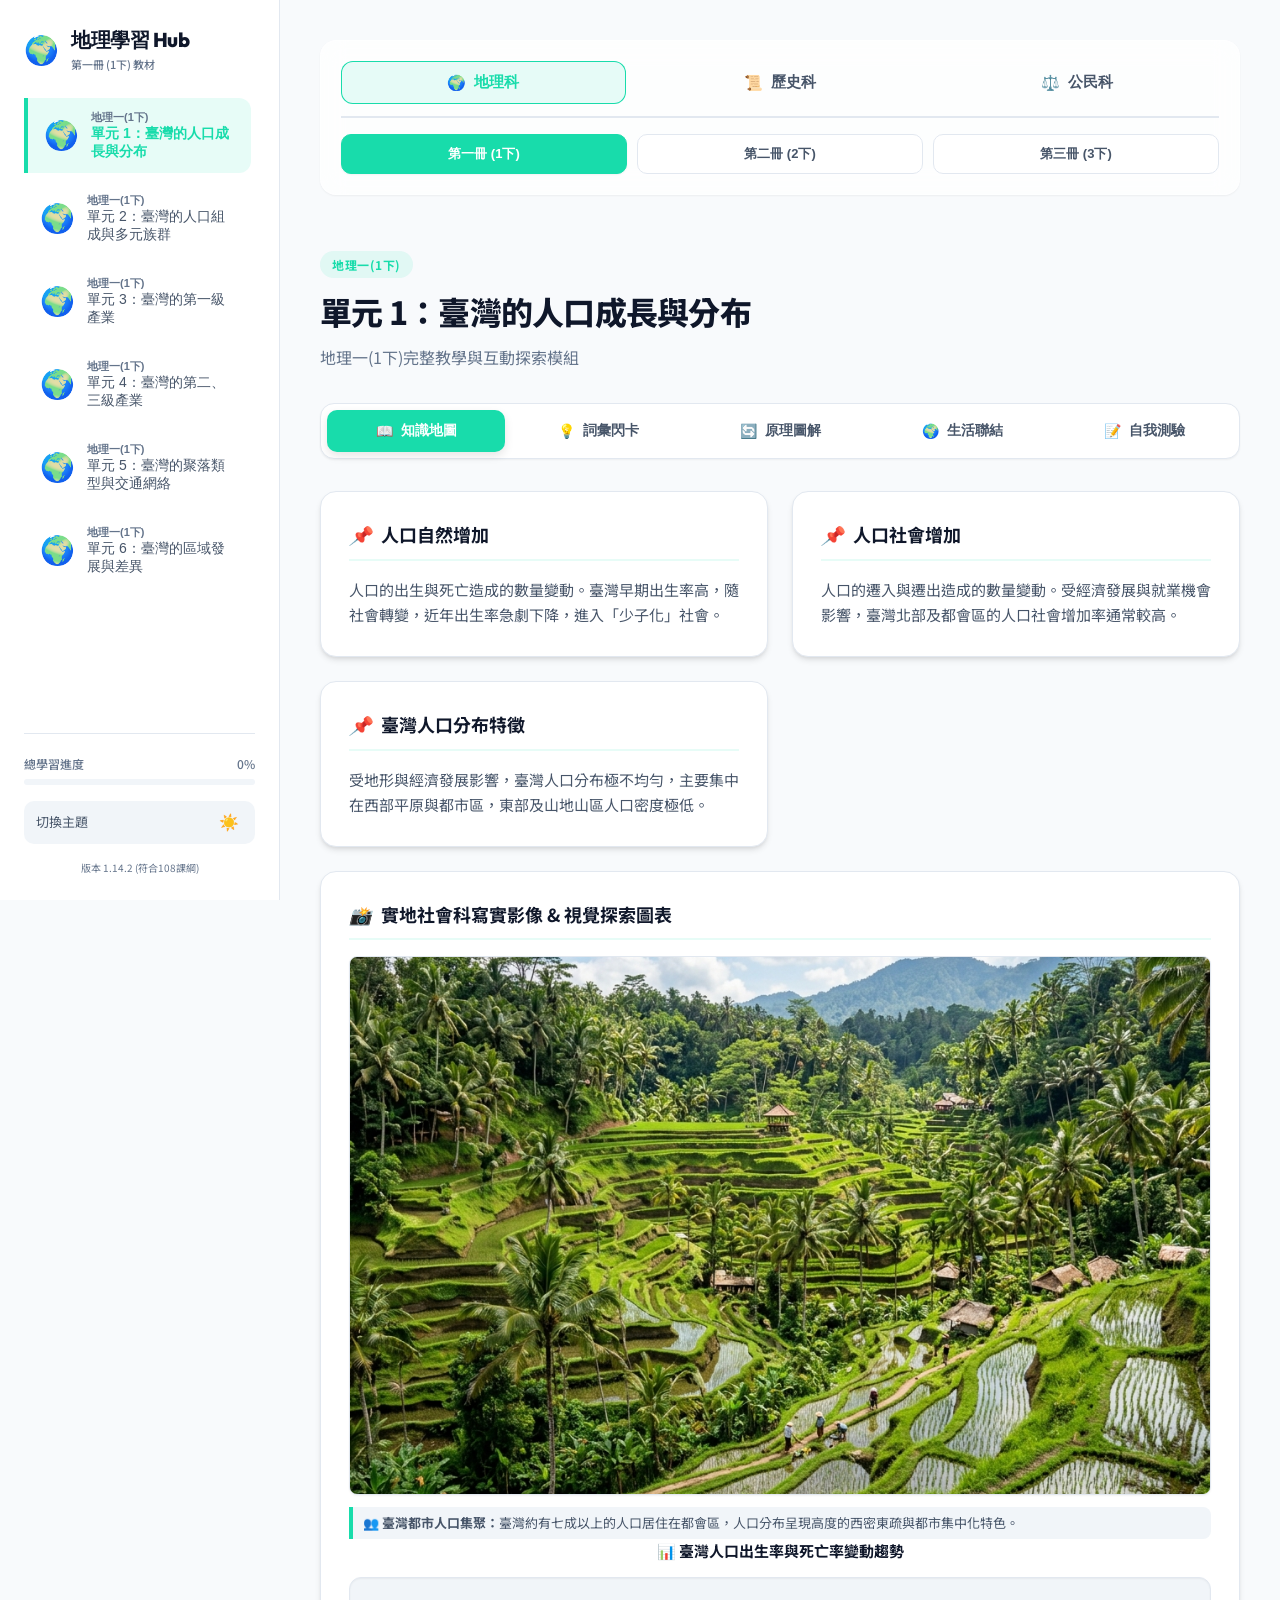
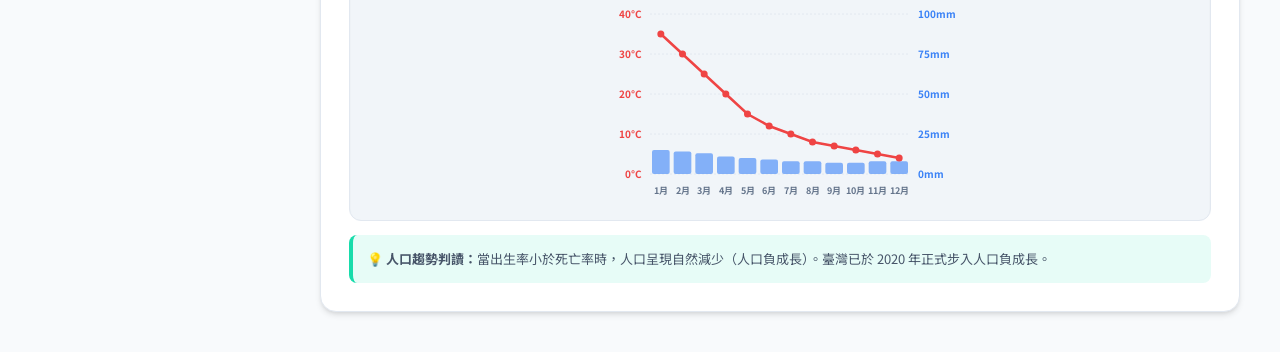
<file: 地理學習網站/index.html>
<!DOCTYPE html>
<html lang="zh-Hant">
<head>
    <meta charset="UTF-8">
    <meta name="viewport" content="width=device-width, initial-scale=1.0">
    <title>國中地理二下互動學習網站 - 全冊輕鬆懂</title>
    <!-- SEO Meta Tags -->
    <meta name="description" content="專為國中二年級學生設計的地理二下互動學習平台，涵蓋東南亞、南亞、西亞與北非、漠南非洲等六大主題。透過互動原理圖解、關鍵詞閃卡、地理時事聯結與自我小測驗，讓地理變得簡單好懂！">
    <meta name="author" content="Antigravity Educator">
    <!-- Style Sheet -->
    <link rel="stylesheet" href="style.css">
</head>
<body>
    <div class="app-container">
        <!-- Sidebar Navigation -->
        <aside class="sidebar">
            <div class="logo-section">
                <span class="logo-icon" id="logo-icon-id">📚</span>
                <div class="logo-text">
                    <h1 id="logo-title">社會科學習 Hub</h1>
                    <p id="logo-subtitle">九合一線上學習門戶</p>
                </div>
            </div>
            
            <nav style="flex-grow: 1; overflow-y: auto;">
                <ul class="nav-list" id="chapters-nav-list">
                    <!-- Nav items loaded dynamically by app.js -->
                </ul>
            </nav>
            
            <div class="sidebar-footer">
                <!-- Overall Progress -->
                <div class="progress-widget">
                    <div class="progress-header">
                        <span>總學習進度</span>
                        <span id="overall-progress-text">0%</span>
                    </div>
                    <div class="progress-bar">
                        <div class="progress-fill" id="overall-progress-fill"></div>
                    </div>
                </div>
                
                <!-- Theme toggle and version -->
                <div class="theme-switch">
                    <span>切換主題</span>
                    <button class="switch-btn" id="theme-toggle-btn">☀️</button>
                </div>
                <div style="font-size: 10px; color: var(--text-muted); text-align: center;">
                    版本 1.14.2 (符合108課綱)
                </div>
            </div>
        </aside>

        <!-- Main Display Content Area -->
        <main class="main-content">
            <!-- Global Subject & Volume Switcher Control Panel -->
            <div class="control-panel">
                <div class="subject-tabs">
                    <button class="subject-tab active" data-subject="geography">
                        <span class="subject-icon">🌍</span> 地理科
                    </button>
                    <button class="subject-tab" data-subject="history">
                        <span class="subject-icon">📜</span> 歷史科
                    </button>
                    <button class="subject-tab" data-subject="civics">
                        <span class="subject-icon">⚖️</span> 公民科
                    </button>
                </div>
                <div class="volume-selector">
                    <button class="vol-btn active" data-volume="vol1">第一冊 (1下)</button>
                    <button class="vol-btn" data-volume="vol2">第二冊 (2下)</button>
                    <button class="vol-btn" data-volume="vol3">第三冊 (3下)</button>
                </div>
            </div>

            <!-- Header section containing active chapter titles -->
            <header class="content-header">
                <span class="chapter-tag" id="header-tag">載入中...</span>
                <h2 class="chapter-title" id="header-title">正在加載課程檔案...</h2>
                <p class="chapter-subtitle" id="header-subtitle">請稍候，系統正在準備學習模組</p>
            </header>

            <!-- Navigation Tabs -->
            <nav class="tabs-nav">
                <button class="tab-btn active" data-tab="map">
                    <span>📖</span> 知識地圖
                </button>
                <button class="tab-btn" data-tab="flashcard">
                    <span>💡</span> 詞彙閃卡
                </button>
                <button class="tab-btn" data-tab="diagram">
                    <span>🔄</span> 原理圖解
                </button>
                <button class="tab-btn" data-tab="lifestyle">
                    <span>🌍</span> 生活聯結
                </button>
                <button class="tab-btn" data-tab="quiz">
                    <span>📝</span> 自我測驗
                </button>
            </nav>

            <!-- TAB PANELS -->
            <!-- 1. Knowledge map panel -->
            <section class="tab-panel active" id="map-panel">
                <div class="concept-grid" id="map-cards-container">
                    <!-- Cards populated by app.js -->
                </div>
            </section>

            <!-- 2. Flashcard panel -->
            <section class="tab-panel" id="flashcard-panel">
                <div class="flashcards-container" id="flashcards-grid-container">
                    <!-- Cards populated by app.js -->
                </div>
            </section>

            <!-- 3. Dynamic Diagram & Climate Explorer panel -->
            <section class="tab-panel" id="diagram-panel">
                <div class="info-card" style="display: flex; flex-direction: column; gap: 20px;">
                    <div class="card-title">
                        <i>🎯</i> 動態地理原理與氣候探索
                    </div>
                    <div class="diagram-stage" id="diagram-stage-container">
                        <!-- Loaded dynamically by app.js based on selected chapter -->
                    </div>
                </div>
            </section>

            <!-- 4. Everyday Geography / Lifestyle panel -->
            <section class="tab-panel" id="lifestyle-panel">
                <div class="lifestyle-grid" id="lifestyle-grid-container">
                    <!-- Loaded dynamically by app.js -->
                </div>
            </section>

            <!-- 5. Interactive Practice Quiz panel -->
            <section class="tab-panel" id="quiz-panel">
                <div class="quiz-container">
                    <div class="quiz-header">
                        <div style="font-weight: 700;">第 <span id="quiz-current-num">1</span> 題 / 共 5 題</div>
                        <div class="quiz-score-display">得分：<span id="quiz-score">0 / 5</span></div>
                    </div>
                    
                    <div class="quiz-question-box" id="quiz-question">
                        載入題目中...
                    </div>
                    
                    <div class="quiz-options" id="quiz-options-container">
                        <!-- Options generated by app.js -->
                    </div>
                    
                    <div class="quiz-explanation-box" id="quiz-explanation" style="display: none;">
                        <div class="explanation-title">
                            <span id="quiz-exp-title">💡 解析小撇步</span>
                        </div>
                        <p id="quiz-explanation-text" style="font-size: 14px; color: var(--text-secondary); line-height: 1.5;">
                            載入解析中...
                        </p>
                    </div>
                    
                    <div class="quiz-footer">
                        <button class="quiz-action-btn" id="quiz-next-btn" disabled>下一題</button>
                    </div>
                </div>
            </section>
        </main>
    </div>

    <!-- Application Script -->
    <script src="data.js"></script>
    <script src="app.js"></script>
</body>
</html>
</file>
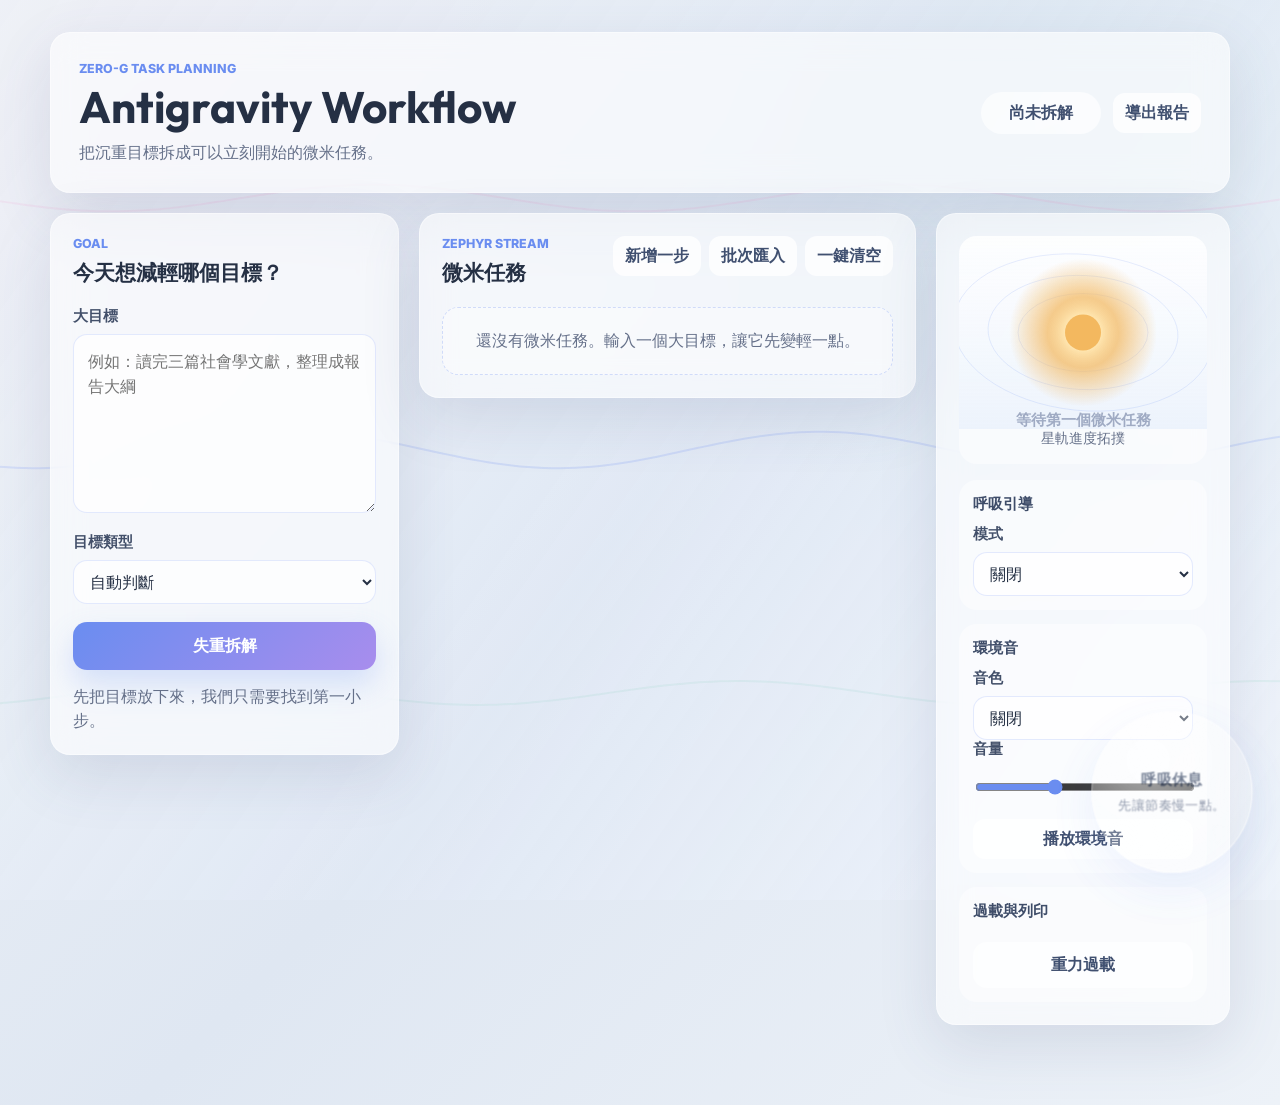
<file: index.html.html>
<!doctype html>
<html lang="zh-Hant">
<head>
  <meta charset="utf-8">
  <meta name="viewport" content="width=device-width, initial-scale=1">
  <title>Antigravity Workflow</title>
  <link rel="preconnect" href="https://fonts.googleapis.com">
  <link rel="preconnect" href="https://fonts.gstatic.com" crossorigin>
  <link href="https://fonts.googleapis.com/css2?family=Inter:wght@400;500;600;700;800&family=Outfit:wght@500;700&display=swap" rel="stylesheet">
  <link rel="stylesheet" href="style.css">
</head>
<body>
  <canvas id="bgCanvas" aria-hidden="true"></canvas>

  <div class="page-shell">
    <main class="app-shell">
      <section class="hero-panel glass-panel">
        <div>
          <p class="eyebrow">Zero-G task planning</p>
          <h1>Antigravity Workflow</h1>
          <p class="subtitle">把沉重目標拆成可以立刻開始的微米任務。</p>
        </div>
        <div class="hero-actions">
          <div class="status-pill" id="taskSummary">尚未拆解</div>
          <button class="secondary-action" id="exportButton" type="button">導出報告</button>
        </div>
      </section>

      <section class="workspace-grid">
        <section class="input-panel glass-panel" aria-labelledby="inputTitle">
          <div class="section-heading">
            <div>
              <p class="eyebrow">Goal</p>
              <h2 id="inputTitle">今天想減輕哪個目標？</h2>
            </div>
          </div>

          <label class="field-label" for="goalInput">大目標</label>
          <textarea id="goalInput" rows="6" placeholder="例如：讀完三篇社會學文獻，整理成報告大綱"></textarea>

          <div class="form-row">
            <label class="field-label" for="categorySelect">目標類型</label>
            <select id="categorySelect">
              <option value="auto">自動判斷</option>
              <option value="academic">學術研究</option>
              <option value="project">專案規劃</option>
              <option value="exam">考試準備</option>
              <option value="admin">生活行政</option>
              <option value="general">通用規劃</option>
            </select>
          </div>

          <button class="primary-action" id="breakdownButton" type="button">失重拆解</button>
          <p class="gentle-copy" id="feedbackText">先把目標放下來，我們只需要找到第一小步。</p>
        </section>

        <section class="task-panel glass-panel" aria-labelledby="taskTitle">
          <div class="section-heading">
            <div>
              <p class="eyebrow">Zephyr Stream</p>
              <h2 id="taskTitle">微米任務</h2>
            </div>
            <div class="task-actions">
              <button class="secondary-action" id="addTaskButton" type="button">新增一步</button>
              <button class="secondary-action" id="batchImportButton" type="button">批次匯入</button>
              <button class="secondary-action" id="clearAllButton" type="button">一鍵清空</button>
            </div>
          </div>

          <div class="batch-import-area hidden" id="batchImportArea">
            <textarea id="batchInput" placeholder="請輸入多個微米任務，每行一個。&#10;例如：&#10;打開文獻前言 3 分鐘&#10;快速標出摘要中的關鍵字&#10;記錄核心研究問題"></textarea>
            <div class="batch-actions">
              <button class="primary-action" id="confirmBatchImport" type="button">確認匯入</button>
              <button class="secondary-action" id="cancelBatchImport" type="button">取消</button>
            </div>
          </div>

          <div class="task-list" id="taskList" aria-live="polite"></div>
        </section>

        <aside class="side-panel glass-panel" aria-label="星軌與減壓控制">
          <div class="orbit-card">
            <canvas id="orbitCanvas" width="360" height="280" aria-label="星軌進度拓撲"></canvas>
            <p class="orbit-caption">星軌進度拓撲</p>
          </div>

          <div class="control-stack">
            <div class="control-block">
              <p class="control-title">呼吸引導</p>
              <label class="field-label" for="breathModeSelect">模式</label>
              <select id="breathModeSelect">
                <option value="none">關閉</option>
                <option value="478">4-7-8</option>
                <option value="44">4-4</option>
              </select>
            </div>

            <div class="control-block">
              <p class="control-title">環境音</p>
              <label class="field-label" for="ambientSelect">音色</label>
              <select id="ambientSelect">
                <option value="none">關閉</option>
                <option value="breeze">微風</option>
                <option value="sea">海浪</option>
                <option value="rain">細雨</option>
              </select>
              <label class="field-label" for="ambientVolume">音量</label>
              <input id="ambientVolume" type="range" min="0" max="100" value="35">
              <button class="secondary-action" id="ambientToggleButton" type="button">播放環境音</button>
            </div>

            <div class="control-block">
              <p class="control-title">過載與列印</p>
              <button class="soft-control" id="overloadButton" type="button">重力過載</button>
            </div>
          </div>
        </aside>
      </section>
    </main>
  </div>

  <div class="breath-bubble" id="breathBubble" aria-live="polite">
    <div class="breath-bubble__ring"></div>
    <div class="breath-bubble__content">
      <span class="breath-bubble__label" id="breathPhaseLabel">呼吸中</span>
      <span class="breath-bubble__hint" id="breathHint">先穩穩地吸一口氣。</span>
    </div>
  </div>

  <script src="app.js"></script>
</body>
</html>
</file>
<file: 地理學習網站/style.css>
/* CSS Design System for 國中地理二下互動學習網站 */
@import url('https://fonts.googleapis.com/css2?family=Noto+Sans+TC:wght@300;400;500;700;900&family=Outfit:wght@300;400;500;600;700;800&display=swap');

:root {
    /* Theme Light Variables */
    --bg-primary: #f8fafc;
    --bg-secondary: #ffffff;
    --bg-tertiary: #f1f5f9;
    --text-primary: #0f172a;
    --text-secondary: #475569;
    --text-muted: #64748b;
    --border-color: #e2e8f0;
    --shadow-sm: 0 1px 2px 0 rgb(0 0 0 / 0.05);
    --shadow-md: 0 4px 6px -1px rgb(0 0 0 / 0.1), 0 2px 4px -2px rgb(0 0 0 / 0.1);
    --shadow-lg: 0 10px 15px -3px rgb(0 0 0 / 0.1), 0 4px 6px -4px rgb(0 0 0 / 0.1);
    --glass-bg: rgba(255, 255, 255, 0.75);
    --glass-border: rgba(255, 255, 255, 0.5);
    
    /* Regional Thematic Colors (HSL for smooth styling) */
    --southeast-asia-hue: 24;  /* Orange-Gold */
    --south-asia-hue: 165;      /* Teal-Emerald */
    --west-asia-hue: 38;        /* Sand-Bronze */
    --sub-saharan-hue: 142;     /* Green-Brown */

    --color-primary: #2563eb;
    --color-primary-hover: #1d4ed8;
    --color-success: #10b981;
    --color-danger: #ef4444;
    --color-warning: #f59e0b;
    
    --card-radius: 16px;
    --transition-fast: 0.2s ease;
    --transition-normal: 0.3s cubic-bezier(0.4, 0, 0.2, 1);
    
    /* Active Chapter Accent (dynamically set in JS) */
    --theme-color: #2563eb;
    --theme-color-light: rgba(37, 99, 235, 0.1);
}

/* Dark Mode Overrides */
[data-theme="dark"] {
    --bg-primary: #0f172a;
    --bg-secondary: #1e293b;
    --bg-tertiary: #0f172a;
    --text-primary: #f8fafc;
    --text-secondary: #cbd5e1;
    --text-muted: #94a3b8;
    --border-color: #334155;
    --shadow-sm: 0 1px 2px 0 rgb(0 0 0 / 0.5);
    --shadow-md: 0 4px 6px -1px rgb(0 0 0 / 0.3), 0 2px 4px -2px rgb(0 0 0 / 0.3);
    --shadow-lg: 0 10px 15px -3px rgb(0 0 0 / 0.3), 0 4px 6px -4px rgb(0 0 0 / 0.3);
    --glass-bg: rgba(30, 41, 59, 0.7);
    --glass-border: rgba(255, 255, 255, 0.08);
    
    --color-primary: #3b82f6;
    --color-primary-hover: #60a5fa;
}

/* Base resets */
* {
    margin: 0;
    padding: 0;
    box-sizing: border-box;
}

body {
    font-family: 'Noto Sans TC', sans-serif;
    background-color: var(--bg-primary);
    color: var(--text-primary);
    line-height: 1.6;
    transition: background-color var(--transition-normal), color var(--transition-normal);
    min-height: 100vh;
    display: flex;
    flex-direction: column;
    overflow-x: hidden;
}

/* Scrollbar Styling */
::-webkit-scrollbar {
    width: 8px;
    height: 8px;
}
::-webkit-scrollbar-track {
    background: var(--bg-primary);
}
::-webkit-scrollbar-thumb {
    background: var(--border-color);
    border-radius: 4px;
}
::-webkit-scrollbar-thumb:hover {
    background: var(--text-muted);
}

/* Layout Container */
.app-container {
    display: grid;
    grid-template-columns: 280px 1fr;
    min-height: 100vh;
    position: relative;
}

/* Sidebar Styling */
.sidebar {
    background-color: var(--bg-secondary);
    border-right: 1px solid var(--border-color);
    padding: 24px;
    display: flex;
    flex-direction: column;
    gap: 24px;
    z-index: 10;
    height: 100vh;
    position: sticky;
    top: 0;
    transition: background-color var(--transition-normal), border-color var(--transition-normal);
}

.logo-section {
    display: flex;
    align-items: center;
    gap: 12px;
}

.logo-icon {
    font-size: 28px;
    color: var(--theme-color);
    transition: color var(--transition-normal);
}

.logo-text h1 {
    font-family: 'Outfit', sans-serif;
    font-size: 20px;
    font-weight: 800;
    letter-spacing: -0.5px;
    color: var(--text-primary);
}

.logo-text p {
    font-size: 11px;
    color: var(--text-muted);
    font-weight: 500;
}

/* Navigation List */
.nav-list {
    display: flex;
    flex-direction: column;
    gap: 8px;
    list-style: none;
    overflow-y: auto;
    flex-grow: 1;
    padding-right: 4px;
}

.nav-item button {
    width: 100%;
    text-align: left;
    background: none;
    border: none;
    outline: none;
    padding: 12px 16px;
    border-radius: 12px;
    font-size: 14px;
    font-weight: 500;
    color: var(--text-secondary);
    cursor: pointer;
    display: flex;
    align-items: center;
    gap: 12px;
    transition: all var(--transition-fast);
}

.nav-item button:hover {
    background-color: var(--bg-tertiary);
    color: var(--text-primary);
}

.nav-item.active button {
    background-color: var(--theme-color-light);
    color: var(--theme-color);
    font-weight: 700;
    border-left: 4px solid var(--theme-color);
    border-radius: 0 12px 12px 0;
}

/* Sidebar Footer (Theme Switch & Progress) */
.sidebar-footer {
    border-top: 1px solid var(--border-color);
    padding-top: 20px;
    display: flex;
    flex-direction: column;
    gap: 16px;
}

.progress-widget {
    display: flex;
    flex-direction: column;
    gap: 6px;
    font-size: 12px;
}

.progress-header {
    display: flex;
    justify-content: space-between;
    color: var(--text-muted);
    font-weight: 500;
}

.progress-bar {
    width: 100%;
    height: 6px;
    background-color: var(--bg-tertiary);
    border-radius: 3px;
    overflow: hidden;
}

.progress-fill {
    height: 100%;
    width: 0%;
    background: linear-gradient(90deg, var(--color-primary), var(--color-success));
    border-radius: 3px;
    transition: width 0.5s ease-out;
}

/* Toggle Theme Switch */
.theme-switch {
    display: flex;
    align-items: center;
    justify-content: space-between;
    padding: 8px 12px;
    background-color: var(--bg-tertiary);
    border-radius: 10px;
    font-size: 13px;
    color: var(--text-secondary);
}

.switch-btn {
    background: none;
    border: none;
    cursor: pointer;
    font-size: 16px;
    padding: 4px;
    color: var(--text-muted);
    transition: color var(--transition-fast);
}

.switch-btn:hover {
    color: var(--text-primary);
}

/* Main Area */
.main-content {
    padding: 40px;
    display: flex;
    flex-direction: column;
    gap: 32px;
    overflow-y: auto;
    max-width: 1200px;
    margin: 0 auto;
    width: 100%;
}

/* Header Section */
.content-header {
    display: flex;
    flex-direction: column;
    gap: 8px;
}

.chapter-tag {
    align-self: flex-start;
    padding: 4px 12px;
    border-radius: 20px;
    font-size: 12px;
    font-weight: 700;
    letter-spacing: 0.5px;
    background-color: var(--theme-color-light);
    color: var(--theme-color);
    text-transform: uppercase;
}

.chapter-title {
    font-size: 32px;
    font-weight: 800;
    letter-spacing: -0.75px;
    color: var(--text-primary);
}

.chapter-subtitle {
    font-size: 16px;
    color: var(--text-muted);
}

/* Navigation Tabs (Top) */
.tabs-nav {
    display: flex;
    background-color: var(--bg-secondary);
    border: 1px solid var(--border-color);
    padding: 6px;
    border-radius: 14px;
    box-shadow: var(--shadow-sm);
    gap: 4px;
    position: sticky;
    top: 20px;
    z-index: 5;
    transition: background-color var(--transition-normal), border-color var(--transition-normal);
}

.tab-btn {
    flex: 1;
    background: none;
    border: none;
    outline: none;
    padding: 12px 8px;
    border-radius: 10px;
    font-size: 14px;
    font-weight: 600;
    color: var(--text-secondary);
    cursor: pointer;
    display: flex;
    align-items: center;
    justify-content: center;
    gap: 8px;
    transition: all var(--transition-fast);
}

.tab-btn:hover {
    background-color: var(--bg-primary);
    color: var(--text-primary);
}

.tab-btn.active {
    background-color: var(--theme-color);
    color: #ffffff;
    box-shadow: 0 4px 10px rgba(0, 0, 0, 0.1);
}

/* Tab Panels */
.tab-panel {
    display: none;
    animation: fadeIn 0.4s cubic-bezier(0.4, 0, 0.2, 1);
}

.tab-panel.active {
    display: flex;
    flex-direction: column;
    gap: 24px;
}

@keyframes fadeIn {
    from {
        opacity: 0;
        transform: translateY(10px);
    }
    to {
        opacity: 1;
        transform: translateY(0);
    }
}

/* Card General Glassmorphism style */
.info-card {
    background-color: var(--bg-secondary);
    border: 1px solid var(--border-color);
    border-radius: var(--card-radius);
    padding: 28px;
    box-shadow: var(--shadow-md);
    transition: transform var(--transition-fast), box-shadow var(--transition-fast), background-color var(--transition-normal), border-color var(--transition-normal);
}

.info-card:hover {
    transform: translateY(-2px);
    box-shadow: var(--shadow-lg);
}

/* Card Header */
.card-title {
    font-size: 18px;
    font-weight: 700;
    margin-bottom: 16px;
    color: var(--text-primary);
    display: flex;
    align-items: center;
    gap: 10px;
    border-bottom: 2px solid var(--theme-color-light);
    padding-bottom: 10px;
}

.card-title i {
    color: var(--theme-color);
}

/* Sub-sections / Lists in Learning Map */
.concept-grid {
    display: grid;
    grid-template-columns: repeat(auto-fit, minmax(320px, 1fr));
    gap: 24px;
}

.concept-item {
    background-color: var(--bg-tertiary);
    border-radius: 12px;
    padding: 20px;
    border-left: 4px solid var(--theme-color);
    display: flex;
    flex-direction: column;
    gap: 10px;
}

.concept-item h4 {
    font-size: 16px;
    font-weight: 700;
    color: var(--text-primary);
}

.concept-item ul {
    list-style-type: none;
    display: flex;
    flex-direction: column;
    gap: 8px;
    padding-left: 0;
}

.concept-item li {
    font-size: 14px;
    color: var(--text-secondary);
    position: relative;
    padding-left: 18px;
}

.concept-item li::before {
    content: "•";
    color: var(--theme-color);
    font-weight: bold;
    font-size: 18px;
    position: absolute;
    left: 4px;
    top: -2px;
}

/* TERM FLASHCARDS (3D Flip Effect) */
.flashcards-container {
    display: grid;
    grid-template-columns: repeat(auto-fill, minmax(250px, 1fr));
    gap: 24px;
    perspective: 1000px;
}

.flashcard {
    height: 220px;
    cursor: pointer;
    position: relative;
    transform-style: preserve-3d;
    transition: transform 0.6s cubic-bezier(0.4, 0, 0.2, 1);
}

.flashcard.flipped {
    transform: rotateY(180deg);
}

.flashcard-face {
    position: absolute;
    width: 100%;
    height: 100%;
    backface-visibility: hidden;
    border-radius: var(--card-radius);
    padding: 24px;
    display: flex;
    flex-direction: column;
    justify-content: center;
    align-items: center;
    box-shadow: var(--shadow-md);
    border: 1px solid var(--border-color);
    transition: background-color var(--transition-normal), border-color var(--transition-normal);
}

.flashcard-front {
    background-color: var(--bg-secondary);
    color: var(--text-primary);
}

.flashcard-front h3 {
    font-size: 20px;
    font-weight: 800;
    text-align: center;
    margin-bottom: 8px;
    color: var(--theme-color);
}

.flashcard-hint {
    font-size: 12px;
    color: var(--text-muted);
    font-weight: 500;
    margin-top: 12px;
}

.flashcard-back {
    background-color: var(--theme-color);
    color: #ffffff;
    transform: rotateY(180deg);
    overflow-y: auto;
}

.flashcard-back p {
    font-size: 14px;
    text-align: center;
    line-height: 1.5;
    font-weight: 500;
}

/* DYNAMIC INFOGRAPHICS & CLIMATE EXPLORER */
.diagram-stage {
    min-height: 400px;
    background-color: var(--bg-tertiary);
    border-radius: 12px;
    border: 1px solid var(--border-color);
    padding: 24px;
    position: relative;
    display: flex;
    flex-direction: column;
    align-items: center;
    justify-content: center;
    transition: background-color var(--transition-normal), border-color var(--transition-normal);
    overflow: hidden;
}

/* Climate Simulator controls and display */
.simulator-controls {
    display: flex;
    gap: 12px;
    margin-bottom: 20px;
}

.sim-btn {
    background-color: var(--bg-secondary);
    color: var(--text-primary);
    border: 1px solid var(--border-color);
    padding: 8px 20px;
    border-radius: 30px;
    cursor: pointer;
    font-weight: 600;
    font-size: 14px;
    box-shadow: var(--shadow-sm);
    transition: all var(--transition-fast);
}

.sim-btn.active {
    background-color: var(--theme-color);
    color: #ffffff;
    border-color: var(--theme-color);
}

/* Interactive SVG Climate system style */
.climate-svg-container {
    width: 100%;
    max-width: 700px;
    height: 320px;
    background-color: var(--bg-secondary);
    border-radius: 8px;
    border: 1px solid var(--border-color);
    position: relative;
    box-shadow: var(--shadow-sm);
}

.wind-arrow {
    stroke-dasharray: 8, 4;
    animation: flow 4s linear infinite;
}

@keyframes flow {
    to {
        stroke-dashoffset: -40;
    }
}

/* Persian Kanat (坎井) Diagram Styles */
.kanat-container {
    width: 100%;
    max-width: 700px;
    height: 320px;
    background-color: var(--bg-secondary);
    border-radius: 8px;
    border: 1px solid var(--border-color);
    position: relative;
    overflow: hidden;
}

.tooltip-hotspot {
    cursor: pointer;
    transition: transform var(--transition-fast);
}

.tooltip-hotspot:hover {
    transform: scale(1.1);
}

/* Timezone Dialer */
.dial-container {
    display: flex;
    flex-direction: column;
    align-items: center;
    gap: 24px;
    width: 100%;
}

.dialer-wheel {
    width: 200px;
    height: 200px;
    border-radius: 50%;
    border: 8px solid var(--theme-color);
    position: relative;
    display: flex;
    align-items: center;
    justify-content: center;
    background-color: var(--bg-secondary);
    box-shadow: var(--shadow-md);
    cursor: pointer;
    transition: transform 1s cubic-bezier(0.4, 0, 0.2, 1);
}

.dial-center {
    width: 100px;
    height: 100px;
    border-radius: 50%;
    background-color: var(--theme-color-light);
    display: flex;
    flex-direction: column;
    align-items: center;
    justify-content: center;
    font-weight: 700;
}

.dial-label {
    position: absolute;
    font-size: 11px;
    font-weight: 700;
    color: var(--text-muted);
}

.dial-label.us { top: 15px; }
.dial-label.in { bottom: 15px; }

/* GEOGRAPHY LIFESTYLE LINKER (News & Travel) */
.lifestyle-grid {
    display: grid;
    grid-template-columns: 1fr 1fr;
    gap: 24px;
}

@media (max-width: 768px) {
    .lifestyle-grid {
        grid-template-columns: 1fr;
    }
    .app-container {
        grid-template-columns: 1fr;
    }
    .sidebar {
        display: none; /* In full project, we will add toggle for mobile */
    }
}

.lifestyle-card {
    background-color: var(--bg-secondary);
    border: 1px solid var(--border-color);
    border-radius: var(--card-radius);
    padding: 24px;
    display: flex;
    flex-direction: column;
    gap: 16px;
    box-shadow: var(--shadow-md);
    transition: all var(--transition-fast);
}

.lifestyle-card:hover {
    transform: translateY(-2px);
    box-shadow: var(--shadow-lg);
}

.badge-tag {
    font-size: 11px;
    font-weight: 700;
    padding: 4px 10px;
    border-radius: 12px;
    align-self: flex-start;
}

.badge-news {
    background-color: #fee2e2;
    color: #ef4444;
}

.badge-travel {
    background-color: #dbeafe;
    color: #2563eb;
}

.lifestyle-card h3 {
    font-size: 17px;
    font-weight: 700;
    color: var(--text-primary);
}

.lifestyle-content {
    font-size: 14px;
    color: var(--text-secondary);
}

.lifestyle-discussion {
    background-color: var(--bg-tertiary);
    border-radius: 8px;
    padding: 14px;
    font-size: 13px;
    border-left: 3px solid var(--theme-color);
    color: var(--text-secondary);
    font-weight: 500;
}

/* INTERACTIVE QUIZZES */
.quiz-container {
    display: flex;
    flex-direction: column;
    gap: 20px;
}

.quiz-header {
    display: flex;
    justify-content: space-between;
    align-items: center;
    border-bottom: 1px solid var(--border-color);
    padding-bottom: 12px;
}

.quiz-score-display {
    font-size: 14px;
    font-weight: 700;
    color: var(--theme-color);
}

.quiz-question-box {
    font-size: 16px;
    font-weight: 700;
    color: var(--text-primary);
    background-color: var(--bg-tertiary);
    padding: 20px;
    border-radius: 12px;
}

.quiz-options {
    display: flex;
    flex-direction: column;
    gap: 12px;
}

.option-btn {
    width: 100%;
    text-align: left;
    background-color: var(--bg-secondary);
    border: 1px solid var(--border-color);
    padding: 16px 20px;
    border-radius: 12px;
    font-size: 14px;
    font-weight: 500;
    color: var(--text-secondary);
    cursor: pointer;
    transition: all var(--transition-fast);
    outline: none;
}

.option-btn:hover:not(:disabled) {
    background-color: var(--bg-tertiary);
    border-color: var(--text-muted);
    color: var(--text-primary);
}

.option-btn.correct {
    background-color: #d1fae5 !important;
    border-color: var(--color-success) !important;
    color: #065f46 !important;
    font-weight: 700;
}

.option-btn.wrong {
    background-color: #fee2e2 !important;
    border-color: var(--color-danger) !important;
    color: #991b1b !important;
    font-weight: 700;
}

.option-btn:disabled {
    cursor: default;
}

.quiz-explanation-box {
    margin-top: 12px;
    background-color: var(--theme-color-light);
    border-radius: 12px;
    padding: 20px;
    border-left: 4px solid var(--theme-color);
    animation: fadeIn var(--transition-normal);
}

.explanation-title {
    font-weight: 700;
    color: var(--theme-color);
    margin-bottom: 6px;
    display: flex;
    align-items: center;
    gap: 8px;
}

.quiz-footer {
    display: flex;
    justify-content: space-between;
    margin-top: 20px;
}

.quiz-action-btn {
    background-color: var(--theme-color);
    color: #ffffff;
    border: none;
    padding: 12px 24px;
    border-radius: 10px;
    font-weight: 700;
    cursor: pointer;
    box-shadow: var(--shadow-sm);
    transition: all var(--transition-fast);
}

.quiz-action-btn:hover:not(:disabled) {
    background-color: var(--color-primary-hover);
    transform: translateY(-1px);
}

.quiz-action-btn:disabled {
    background-color: var(--border-color);
    color: var(--text-muted);
    cursor: not-allowed;
}

/* Map Highlight Indicator */
.map-highlight-pane {
    background-color: var(--bg-tertiary);
    border-radius: 12px;
    padding: 12px;
    font-size: 12px;
    color: var(--text-muted);
    display: flex;
    align-items: center;
    gap: 8px;
    border: 1px solid var(--border-color);
}
.map-highlight-pane span {
    font-weight: 700;
    color: var(--theme-color);
}

/* Responsive media query for geographical photo & climograph side-by-side card */
@media (max-width: 768px) {
    .visual-card-content {
        grid-template-columns: 1fr !important;
    }
}

/* SUBJECT & VOLUME SELECTORS PANEL */
.control-panel {
    display: flex;
    flex-direction: column;
    gap: 16px;
    background: var(--glass-bg);
    backdrop-filter: blur(12px);
    -webkit-backdrop-filter: blur(12px);
    border: 1px solid var(--glass-border);
    border-radius: var(--card-radius);
    padding: 20px;
    box-shadow: var(--shadow-sm);
    margin-bottom: 24px;
    animation: fadeIn var(--transition-normal);
}

.subject-tabs {
    display: flex;
    gap: 12px;
    border-bottom: 2px solid var(--border-color);
    padding-bottom: 12px;
}

.subject-tab {
    flex: 1;
    display: flex;
    align-items: center;
    justify-content: center;
    gap: 8px;
    background: none;
    border: none;
    outline: none;
    padding: 12px 16px;
    border-radius: 12px;
    font-size: 15px;
    font-weight: 700;
    color: var(--text-secondary);
    cursor: pointer;
    transition: all var(--transition-fast);
}

.subject-tab:hover {
    background-color: var(--bg-tertiary);
    color: var(--text-primary);
}

.subject-tab.active {
    background-color: var(--theme-color-light);
    color: var(--theme-color);
    box-shadow: 0 0 0 1px var(--theme-color) inset;
}

.volume-selector {
    display: flex;
    gap: 10px;
    flex-wrap: wrap;
}

.vol-btn {
    flex: 1;
    min-width: 100px;
    background-color: var(--bg-secondary);
    border: 1px solid var(--border-color);
    padding: 10px 16px;
    border-radius: 10px;
    font-size: 13px;
    font-weight: 600;
    color: var(--text-secondary);
    cursor: pointer;
    text-align: center;
    transition: all var(--transition-fast);
}

.vol-btn:hover {
    background-color: var(--bg-tertiary);
    color: var(--text-primary);
}

.vol-btn.active {
    background-color: var(--theme-color);
    color: #ffffff;
    border-color: var(--theme-color);
    box-shadow: var(--shadow-sm);
}

/* HISTORICAL TIMELINE SIMULATOR STYLES */
.timeline-container {
    position: relative;
    padding: 20px 10px;
    margin: 10px 0;
    max-height: 480px;
    overflow-y: auto;
    display: flex;
    flex-direction: column;
    gap: 16px;
}
.timeline-line {
    position: absolute;
    left: 28px;
    top: 0;
    bottom: 0;
    width: 4px;
    background-color: var(--border-color);
    z-index: 1;
}
.timeline-item {
    position: relative;
    padding-left: 56px;
    cursor: pointer;
    transition: all var(--transition-fast);
    z-index: 2;
}
.timeline-badge {
    position: absolute;
    left: 20px;
    top: 6px;
    width: 20px;
    height: 20px;
    border-radius: 50%;
    background-color: var(--bg-secondary);
    border: 4px solid var(--theme-color);
    transition: all var(--transition-fast);
}
.timeline-item:hover .timeline-badge {
    transform: scale(1.25);
    background-color: var(--theme-color);
}
.timeline-item.active .timeline-badge {
    background-color: var(--theme-color);
    border-color: var(--theme-color);
    box-shadow: 0 0 0 4px var(--theme-color-light);
}
.timeline-content-card {
    background-color: var(--bg-secondary);
    border: 1px solid var(--border-color);
    border-radius: 12px;
    padding: 16px;
    box-shadow: var(--shadow-sm);
    transition: all var(--transition-normal);
}
.timeline-item.active .timeline-content-card {
    border-color: var(--theme-color);
    box-shadow: var(--shadow-md);
    background-color: var(--theme-color-light);
}
.timeline-year {
    font-family: 'Outfit', sans-serif;
    font-weight: 800;
    font-size: 16px;
    color: var(--theme-color);
    margin-bottom: 4px;
}
.timeline-title {
    font-weight: 700;
    font-size: 15px;
    color: var(--text-primary);
    margin-bottom: 6px;
}
.timeline-desc {
    font-size: 13px;
    color: var(--text-secondary);
    line-height: 1.5;
}

/* CIVICS SIMULATORS & INTERACTIVE ELEMENTS */
.slider-info-box {
    background-color: var(--bg-secondary);
    border: 1px solid var(--border-color);
    padding: 16px;
    border-radius: 12px;
    width: 100%;
    box-shadow: var(--shadow-sm);
}

.sim-bar-label {
    display: flex;
    justify-content: space-between;
    font-size: 12px;
    font-weight: 700;
    color: var(--text-secondary);
    margin-bottom: 4px;
}

.sim-bar-track {
    width: 100%;
    height: 10px;
    background-color: var(--bg-tertiary);
    border-radius: 5px;
    overflow: hidden;
    margin-bottom: 12px;
}

.sim-bar-fill {
    height: 100%;
    background-color: var(--theme-color);
    border-radius: 5px;
    transition: width 0.3s ease;
}

/* Adjustments for responsive mobile layouts */
@media (max-width: 768px) {
    .control-panel {
        padding: 16px;
    }
    .subject-tabs {
        flex-direction: column;
        gap: 6px;
        border-bottom: none;
        padding-bottom: 0;
    }
    .subject-tab {
        padding: 10px;
        font-size: 14px;
    }
    .volume-selector {
        flex-direction: row;
        gap: 6px;
    }
    .vol-btn {
        min-width: unset;
        flex: 1;
        padding: 8px;
        font-size: 12px;
    }
}
</file>
<file: style.css>
:root {
  --text: #253044;
  --muted: #657089;
  --line: rgba(255, 255, 255, 0.42);
  --glass: rgba(255, 255, 255, 0.58);
  --glass-strong: rgba(255, 255, 255, 0.78);
  --accent: #6a8df0;
  --accent-soft: #dbe5ff;
  --pink: #f0b8dc;
  --mint: #9fd8ca;
  --shadow: 0 20px 60px rgba(68, 84, 128, 0.14);
  --bubble-scale: 1;
  --bubble-opacity: 1;
}

* {
  box-sizing: border-box;
}

html,
body {
  min-height: 100%;
}

body {
  min-height: 100vh;
  margin: 0;
  color: var(--text);
  font-family: Inter, "Microsoft JhengHei", "PingFang TC", sans-serif;
  background:
    radial-gradient(circle at 10% 12%, rgba(240, 184, 220, 0.38), transparent 32%),
    radial-gradient(circle at 88% 18%, rgba(159, 216, 202, 0.34), transparent 30%),
    linear-gradient(135deg, #eef2f7 0%, #dfe7f2 52%, #edf2f8 100%);
  overflow-x: hidden;
}

button,
textarea,
select,
input {
  font: inherit;
}

button {
  cursor: pointer;
}

#bgCanvas {
  position: fixed;
  inset: 0;
  width: 100vw;
  height: 100vh;
  z-index: 0;
  pointer-events: none;
}

.page-shell {
  position: relative;
  z-index: 1;
}

.app-shell {
  width: min(1180px, calc(100% - 32px));
  margin: 0 auto;
  padding: 32px 0 80px;
}

.glass-panel {
  border: 1px solid var(--line);
  border-radius: 20px;
  background: var(--glass);
  box-shadow: var(--shadow);
  backdrop-filter: blur(16px);
  -webkit-backdrop-filter: blur(16px);
}

.hero-panel {
  display: flex;
  align-items: center;
  justify-content: space-between;
  gap: 24px;
  padding: 28px;
  margin-bottom: 20px;
}

.hero-actions {
  display: flex;
  align-items: center;
  gap: 12px;
}

.eyebrow {
  margin: 0 0 8px;
  color: var(--accent);
  font-size: 0.78rem;
  font-weight: 800;
  letter-spacing: 0;
  text-transform: uppercase;
}

h1,
h2 {
  font-family: Outfit, "Microsoft JhengHei", sans-serif;
  margin: 0;
  letter-spacing: 0;
}

h1 {
  font-size: 2.75rem;
  line-height: 1.05;
}

h2 {
  font-size: 1.3rem;
}

.subtitle {
  margin: 12px 0 0;
  color: var(--muted);
  font-size: 1rem;
}

.status-pill {
  flex: 0 0 auto;
  min-width: 120px;
  border-radius: 999px;
  padding: 10px 14px;
  color: #405070;
  background: rgba(255, 255, 255, 0.64);
  text-align: center;
  font-weight: 800;
}

.workspace-grid {
  display: grid;
  grid-template-columns: minmax(280px, 0.95fr) minmax(360px, 1.35fr) minmax(280px, 0.8fr);
  gap: 20px;
  align-items: start;
}

.input-panel,
.task-panel,
.side-panel {
  padding: 22px;
}

.section-heading {
  display: flex;
  align-items: flex-start;
  justify-content: space-between;
  gap: 16px;
  margin-bottom: 20px;
}

.field-label {
  display: block;
  margin: 0 0 8px;
  color: #43506a;
  font-size: 0.92rem;
  font-weight: 700;
}

textarea,
select,
input[type="range"] {
  width: 100%;
  border: 1px solid rgba(106, 141, 240, 0.18);
  border-radius: 14px;
  color: var(--text);
  background: rgba(255, 255, 255, 0.72);
  outline: none;
}

textarea {
  resize: vertical;
  min-height: 150px;
  padding: 14px;
  line-height: 1.55;
}

select {
  height: 44px;
  padding: 0 12px;
}

input[type="range"] {
  height: 36px;
  padding: 0;
  accent-color: var(--accent);
}

textarea:focus,
select:focus,
input[type="range"]:focus {
  border-color: rgba(106, 141, 240, 0.62);
  box-shadow: 0 0 0 4px rgba(106, 141, 240, 0.12);
}

.form-row {
  margin-top: 16px;
}

.primary-action,
.secondary-action,
.soft-control,
.delete-task {
  border: 0;
  transition: transform 160ms ease, box-shadow 160ms ease, background 160ms ease, opacity 160ms ease;
}

.primary-action {
  width: 100%;
  margin-top: 18px;
  border-radius: 14px;
  padding: 13px 16px;
  color: white;
  background: linear-gradient(135deg, #6a8df0, #a88ded);
  box-shadow: 0 14px 30px rgba(106, 141, 240, 0.24);
  font-weight: 800;
}

.secondary-action {
  flex: 0 0 auto;
  border-radius: 12px;
  padding: 9px 12px;
  color: #405070;
  background: var(--glass-strong);
  font-weight: 700;
}

.soft-control {
  border-radius: 14px;
  padding: 12px 14px;
  color: #405070;
  background: rgba(255, 255, 255, 0.62);
  font-weight: 700;
}

.primary-action:hover,
.secondary-action:hover,
.soft-control:hover,
.delete-task:hover {
  transform: translateY(-1px);
}

#clearAllButton:hover {
  background: rgba(240, 184, 220, 0.46) !important;
  color: #73516b !important;
}

.gentle-copy {
  min-height: 44px;
  margin: 14px 0 0;
  color: var(--muted);
  line-height: 1.5;
}

.task-list {
  display: grid;
  gap: 12px;
}

.empty-state {
  border: 1px dashed rgba(106, 141, 240, 0.28);
  border-radius: 16px;
  padding: 22px;
  color: var(--muted);
  background: rgba(255, 255, 255, 0.36);
  text-align: center;
}
.task-item {
  display: grid;
  grid-template-columns: 34px minmax(0, 1fr) 34px 38px;
  gap: 12px;
  align-items: center;
  border: 1px solid rgba(255, 255, 255, 0.54);
  border-radius: 16px;
  padding: 13px;
  background: rgba(255, 255, 255, 0.62);
  transition: transform 0.26s ease, opacity 0.26s ease, filter 0.26s ease;
}

.task-item.completed {
  opacity: 0.72;
}

.task-toggle {
  width: 28px;
  height: 28px;
  display: grid;
  place-items: center;
  border: 2px solid rgba(106, 141, 240, 0.44);
  border-radius: 999px;
  background: rgba(255, 255, 255, 0.7);
  color: white;
  font-size: 0.85rem;
  font-weight: 800;
  line-height: 1;
}

.task-item.completed .task-toggle {
  border-color: transparent;
  background: linear-gradient(135deg, var(--mint), var(--accent));
}

.task-text {
  min-width: 0;
  border-radius: 10px;
  padding: 6px 8px;
  line-height: 1.45;
  outline: none;
}

.task-text:focus {
  background: rgba(255, 255, 255, 0.72);
  box-shadow: inset 0 0 0 2px rgba(106, 141, 240, 0.2);
}

.task-item.completed .task-text {
  color: var(--muted);
  text-decoration: line-through;
}
.shuffle-task,
.delete-task {
  width: 34px;
  height: 34px;
  border-radius: 999px;
  border: 0;
  display: flex;
  align-items: center;
  justify-content: center;
  transition: transform 160ms ease, background-color 160ms ease;
}

.shuffle-task {
  color: #405070;
  background: rgba(106, 141, 240, 0.16);
  font-size: 1rem;
}

.delete-task {
  color: #73516b;
  background: rgba(240, 184, 220, 0.36);
  font-size: 1.1rem;
}

.shuffle-task:hover {
  background: rgba(106, 141, 240, 0.28);
  transform: translateY(-1px);
}

.task-actions {
  display: flex;
  gap: 8px;
}

.batch-import-area {
  margin-bottom: 16px;
  padding: 14px;
  border-radius: 16px;
  background: rgba(255, 255, 255, 0.44);
  border: 1px dashed rgba(106, 141, 240, 0.28);
}

.batch-import-area.hidden {
  display: none;
}

#batchInput {
  min-height: 100px;
  margin-bottom: 10px;
  font-size: 0.95rem;
}

.batch-actions {
  display: flex;
  gap: 10px;
}

.batch-actions .primary-action {
  margin-top: 0;
  padding: 8px 16px;
  width: auto;
  font-size: 0.9rem;
}

.batch-actions .secondary-action {
  padding: 8px 16px;
  font-size: 0.9rem;
}

.orbit-card {
  overflow: hidden;
  border-radius: 18px;
  background: rgba(255, 255, 255, 0.46);
}

#orbitCanvas {
  display: block;
  width: 100%;
  aspect-ratio: 9 / 7;
  height: auto;
}

.orbit-caption {
  margin: 0;
  padding: 0 16px 16px;
  color: var(--muted);
  font-size: 0.9rem;
  text-align: center;
}

.control-stack {
  display: grid;
  gap: 14px;
  margin-top: 16px;
}

.control-block {
  padding: 14px;
  border-radius: 18px;
  background: rgba(255, 255, 255, 0.44);
}

.control-title {
  margin: 0 0 10px;
  color: #3f4d69;
  font-size: 0.95rem;
  font-weight: 800;
}

.control-block > .secondary-action,
.control-block > .soft-control {
  width: 100%;
  margin-top: 10px;
}

.breath-bubble {
  position: fixed;
  right: 24px;
  bottom: 24px;
  width: 168px;
  height: 168px;
  display: grid;
  place-items: center;
  z-index: 5;
  transform: scale(var(--bubble-scale));
  opacity: var(--bubble-opacity);
  transform-origin: center;
  pointer-events: none;
}

.breath-bubble__ring {
  position: absolute;
  inset: 0;
  border-radius: 999px;
  border: 1px solid rgba(255, 255, 255, 0.78);
  background: radial-gradient(circle at 35% 30%, rgba(255, 255, 255, 0.82), rgba(255, 255, 255, 0.26) 68%, rgba(255, 255, 255, 0.12) 100%);
  box-shadow: 0 18px 50px rgba(106, 141, 240, 0.16);
  backdrop-filter: blur(16px);
  -webkit-backdrop-filter: blur(16px);
}

.breath-bubble__content {
  position: relative;
  display: grid;
  gap: 6px;
  place-items: center;
  text-align: center;
  padding: 18px;
}

.breath-bubble__label {
  color: #42506b;
  font-size: 1rem;
  font-weight: 800;
}

.breath-bubble__hint {
  color: var(--muted);
  font-size: 0.86rem;
  line-height: 1.4;
}

.overload-active .task-item:not(.focus-task) {
  transform: translate(60px, 40px) scale(0.92);
  opacity: 0.1;
  pointer-events: none;
  filter: blur(3px);
}

.overload-active .task-item.focus-task {
  opacity: 1;
  box-shadow: 0 18px 34px rgba(106, 141, 240, 0.16);
}

@supports not ((backdrop-filter: blur(16px)) or (-webkit-backdrop-filter: blur(16px))) {
  .glass-panel,
  .breath-bubble__ring {
    background: rgba(255, 255, 255, 0.88);
  }
}

@media (max-width: 1080px) {
  .workspace-grid {
    grid-template-columns: 1fr 1fr;
  }

  .side-panel {
    grid-column: 1 / -1;
  }
}

@media (max-width: 760px) {
  .app-shell {
    width: min(100% - 18px, 1180px);
    padding: 16px 0 84px;
  }

  .hero-panel,
  .section-heading {
    display: block;
  }

  .hero-actions {
    margin-top: 16px;
    justify-content: flex-start;
    flex-wrap: wrap;
  }

  .workspace-grid {
    grid-template-columns: 1fr;
  }

  .breath-bubble {
    width: 138px;
    height: 138px;
    right: 14px;
    bottom: 14px;
  }

  h1 {
    font-size: 2.15rem;
  }
}

@media print {
  @page {
    margin: 14mm;
  }

  * {
    box-shadow: none !important;
    text-shadow: none !important;
    backdrop-filter: none !important;
    -webkit-backdrop-filter: none !important;
  }

  html,
  body {
    background: #fff !important;
    color: #000 !important;
  }

  #bgCanvas,
  .hero-panel,
  .input-panel,
  .control-stack,
  .breath-bubble,
  .primary-action,
  .secondary-action,
  .soft-control,
  .delete-task,
  .shuffle-task,
  .task-toggle,
  .batch-import-area {
    display: none !important;
  }

  .app-shell {
    width: 100% !important;
    padding: 0 !important;
  }

  .workspace-grid {
    display: block !important;
  }

  .task-panel,
  .side-panel {
    display: block !important;
    border: 0 !important;
    background: #fff !important;
    padding: 0 !important;
  }

  .task-item,
  .orbit-card,
  .task-list {
    background: #fff !important;
  }

  .task-item {
    display: block !important;
    width: 100% !important;
    padding: 12px !important;
    margin-bottom: 12px !important;
    border: 1px solid #bbb !important;
    border-radius: 8px !important;
    break-inside: avoid;
  }

  .task-text {
    width: 100% !important;
    padding: 0 !important;
    text-decoration: none !important;
  }

  .task-item.completed .task-text {
    color: #333 !important;
    text-decoration: line-through !important;
  }

  .orbit-caption,
  .eyebrow,
  .subtitle,
  .status-pill,
  .control-title,
  .gentle-copy,
  .field-label {
    color: #000 !important;
  }
}
</file>
